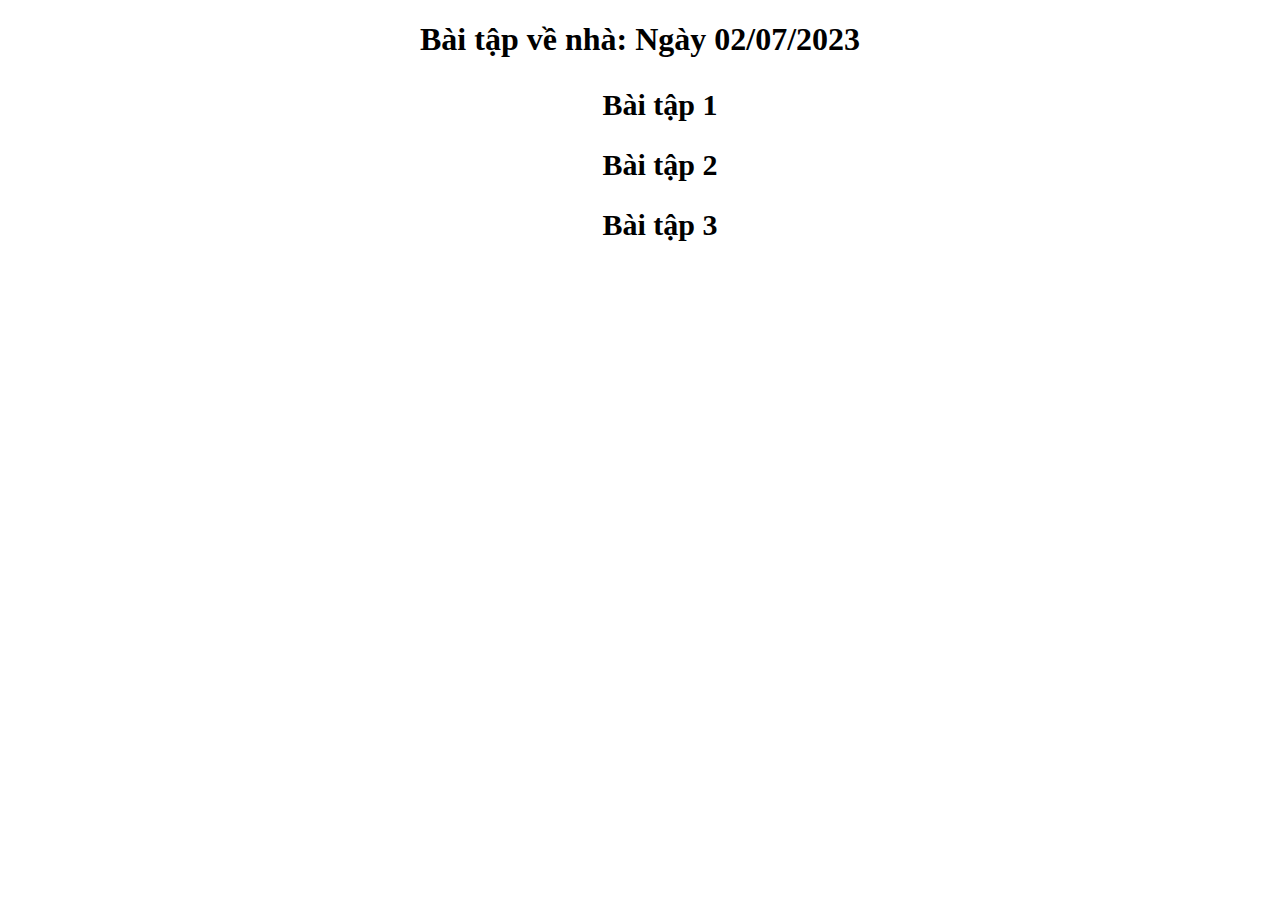
<file: index.html>
<!DOCTYPE html>
<html lang="en">
  <head>
    <meta charset="UTF-8" />
    <meta name="viewport" content="width=device-width, initial-scale=1.0" />
    <title>Bài tập 28/06/2023</title>
  </head>
  <body>
    <main>
        <h1>Bài tập về nhà: Ngày 02/07/2023</h1>
        <ul>
            <li><a href="./Bai1/index.html">Bài tập 1</a></li>
            <li><a href="./Bai2/index.html">Bài tập 2</a></li>
            <li><a href="./Bai3/index.html">Bài tập 3</a></li>
          </ul>
        </body>
    </main>
  <style>
    main{
        text-align: center;
    }
    ul {
        list-style: none;
    }
    li{
        display: block;
        margin: 10px auto;
        width: 500px;
        height: 50px;
        line-height: 50px;
    }
    li > a:hover{
        color: rgb(248, 147, 80);
    }
    li > a{
        height: 30px;
        text-decoration: none;
        color: black;
        font-size: 30px;
        font-weight: 600;
    }
  </style>
</html>
</file>
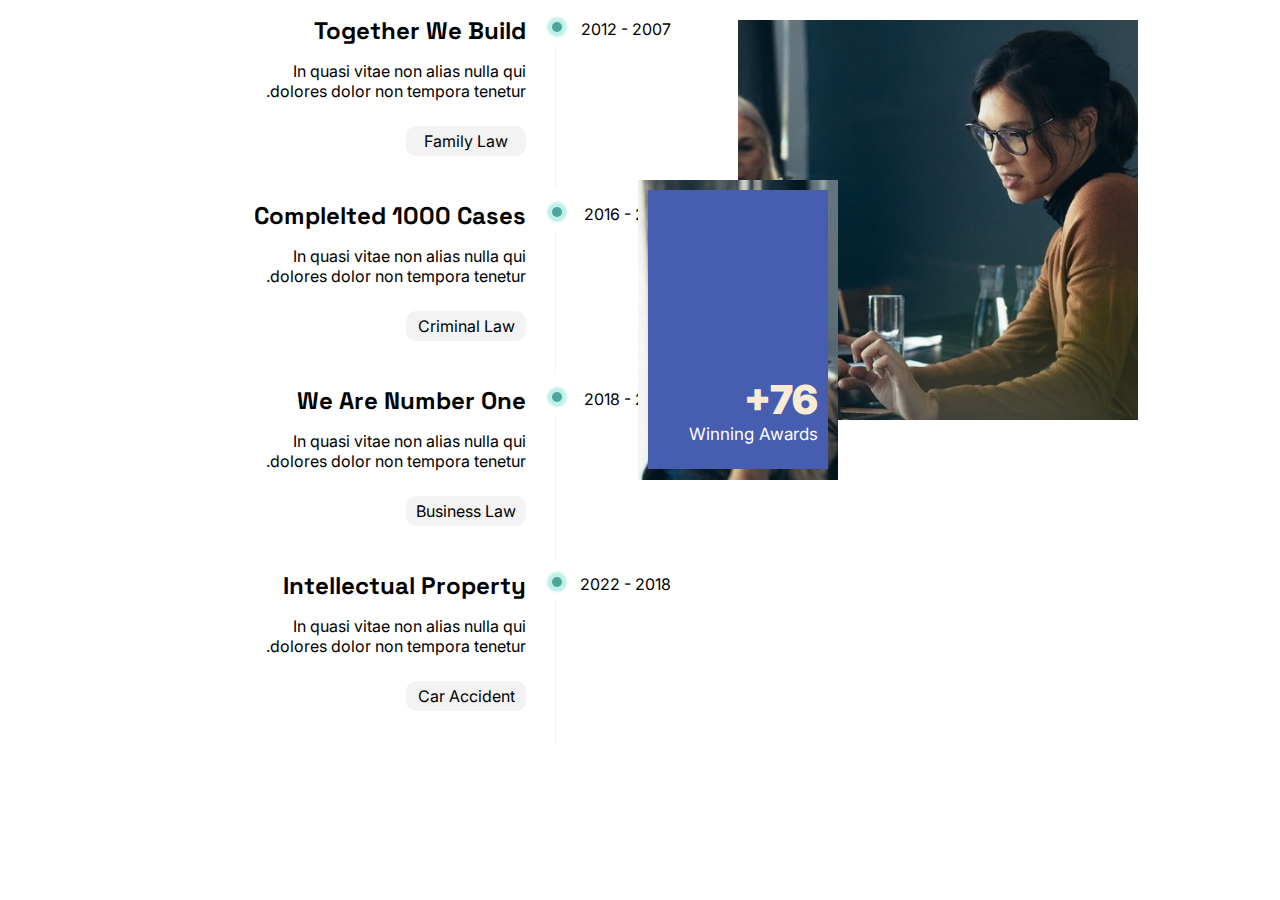
<file: Bai1/index.html>
<!DOCTYPE html>
<html lang="en">
  <head>
    <meta charset="UTF-8" />
    <meta name="viewport" content="width=device-width, initial-scale=1.0" />
    <link rel="stylesheet" href="./css/style.css" />
    <title>Bai 1</title>
  </head>
  <body>
    <main>
      <section class="lists-item">
        <div class="product-item">
          <h2>Together We Build</h2>
          <div class="content-item">
            <p>In quasi vitae non alias nulla qui</p>
            <p>.dolores dolor non tempora tenetur</p>
            <a href="#">Family Law</a>
          </div>
        </div>
        <div class="product-item">
          <h2>Complelted 1000 Cases</h2>
          <div class="content-item">
            <p>In quasi vitae non alias nulla qui</p>
            <p>.dolores dolor non tempora tenetur</p>
            <a href="#">Criminal Law</a>
          </div>
        </div>
        <div class="product-item">
          <h2>We Are Number One</h2>
          <div class="content-item">
            <p>In quasi vitae non alias nulla qui</p>
            <p>.dolores dolor non tempora tenetur</p>
            <a href="#">Business Law</a>
          </div>
        </div>
        <div class="product-item">
          <h2>Intellectual Property</h2>
          <div class="content-item">
            <p>In quasi vitae non alias nulla qui</p>
            <p>.dolores dolor non tempora tenetur</p>
            <a href="#">Car Accident</a>
          </div>
        </div>
      </section>
      <div class="photo">
        <img class="img" src="./assets/imgs/Contract.jpg" alt="" />
        <div class="child-photo">
          <div class="child-container">
            <div class="child-content">
              <span class="number">+76</span>
              <span class="awards">Winning Awards</span>
            </div>
          </div>
        </div>
      </div>
    </main>
  </body>
</html>
</file>
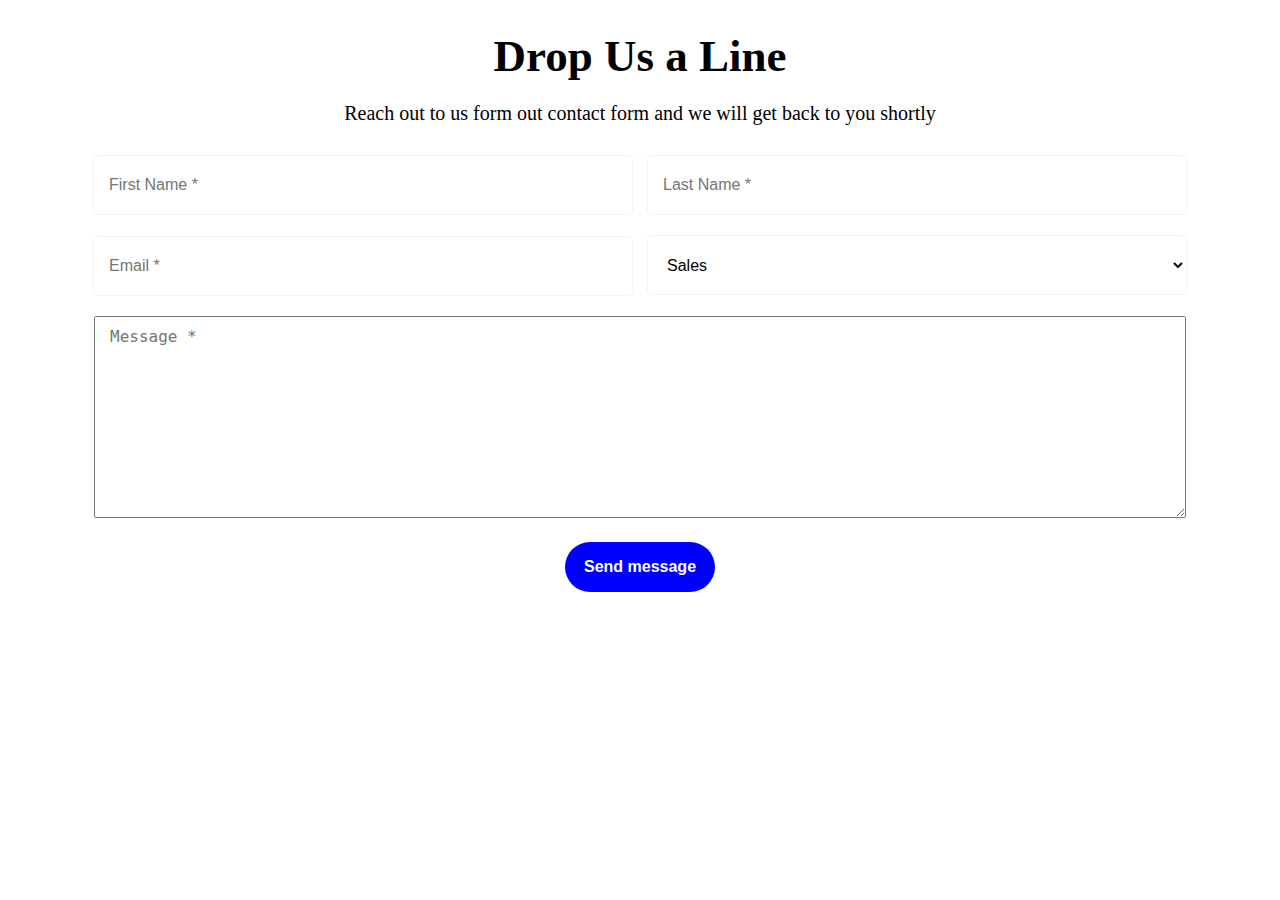
<file: Bai3/index.html>
<!DOCTYPE html>
<html lang="en">
  <head>
    <meta charset="UTF-8" />
    <meta name="viewport" content="width=device-width, initial-scale=1.0" />
    <link rel="stylesheet" href="./css/style.css" />
    <title>Bai 3</title>
  </head>
  <body>
    <main>
      <div class="container">
        <h1>Drop Us a Line</h1>
        <p>
          Reach out to us form out contact form and we will get back to you
          shortly
        </p>
        <form action="#" class="form">
          <input type="text" placeholder="First Name *" />
          <input type="text" placeholder="Last Name *" />
          <input type="email" placeholder="Email *" />
          <select name="sales" id="sales">
            <option value="0">Sales</option>
          </select>
          <textarea
            name="message"
            id="message"
            cols="30"
            rows="10"
            placeholder="Message *"
          ></textarea>
          <button>Send message</button>
        </form>
      </div>
    </main>
  </body>
</html>
</file>
<file: Bai1/css/style.css>
@import url('https://fonts.googleapis.com/css2?family=Space+Grotesk:wght@700&display=swap');
@import url('https://fonts.googleapis.com/css2?family=Inter:wght@300&display=swap');
*{
    padding: 0;
    margin: 0;
    box-sizing: border-box;
    font-family: 'Inter', sans-serif;
}
main{
    display: flex;
}
.lists-item{
    width: 40%;
    margin-left: 100px;
}
.product-item h2{
    font-family: 'Space Grotesk', sans-serif;
}
.product-item {
    position: relative;
    width: 400px;
    height: 170px;
    margin: 15px auto;
    padding-right: 30px;
    text-align: right;
}

.product-item::after{
    position: absolute;
    content: '';
    width: 10px;
    height: 10px;
    top: 7px;
    right: -6px;
    border-radius: 50%;
    background-color: #4CA798;
    box-shadow: 0px 0px 2px 5px #bff1e9;
}
.product-item:nth-child(1)::before{
    position: absolute;
    content: '2012 - 2007';
    top: 4px;
    right: -115px
}
.product-item:nth-child(2)::before{
    position: absolute;
    content: '2016 - 2012';
    top: 4px;
    right: -115px
}
.product-item:nth-child(3)::before{
    position: absolute;
    content: '2018 - 2016';
    top: 4px;
    right: -115px
}
.product-item:nth-child(4)::before{
    position: absolute;
    content: '2022 - 2018';
    top: 4px;
    right: -115px
}
.product-item a{
    background-color: #f3f3f3;
    text-decoration: none;
    color: black;
    display: inline-block;
    width: 120px;
    height: 30px;
    line-height: 30px;
    text-align: center;
    border-radius: 10px;
    margin-top: 25px;
    padding: 0px 5px;
}
.content-item{
    position: relative;
    height: calc(100% - 27px);
    padding-top: 15px;
}
.content-item::before{
    position: absolute;
    content: '';
    height: 100%;
    border-right: 1px solid #f3f3f3;
    top: 0;
    right: -30px;
}
.product-item:hover a{
    background-color: #A26F5A;
    color: white;
    font-weight: 900;
}
.photo{
    width: 45%; 
    position: relative;
}

.img{
    position: relative;
    width: 400px;
    height: 400px;
    float: right;
    top: 20px;
    margin-right: 50px;
    object-fit: cover;
}
.child-photo{
    background-image: url('../assets/imgs/Contract.jpg');
    position: absolute;
    width: 200px;
    height: 300px;
    top: 180px;
    right: 350px;
}
.child-container{
    background-color: #475DB0;
    width: 90%;
    height: 93%;
    margin: 10px auto;
}
.child-content{
    position: relative;
    display: flex;
    flex-wrap: wrap;
    width: 145px;
    right: -25px;
    top: 185px;
}
.number{
    font-size: 40px;
    font-weight: 900;
    color: antiquewhite;
    display: flex;
    justify-content: end;
    width: 100%;
}
.awards{
    font-size: 17px;
    color: white;
    display: flex;
    justify-content: end;
    width: 100%;
}
</file>
<file: Bai3/css/style.css>
*{
    padding: 0;
    margin: 0;
    box-sizing: border-box;
}
main{
    width: 1200px;
    margin: 30px auto;
    text-align: center;
}
h1{
    font-size: 45px;
    margin-bottom: 20px;
}
p{
    font-size: 20px;
    margin-bottom: 20px;
}
.form{
    width: 100%;
}
input, select{
    width: 45%;
    background-color: bisque;
    height: 60px;
    border-radius: 5px;
    font-size: 16px;
    padding-left: 15px;
    margin: 10px 5px;
    background-color: white;
    border: 1px solid #f3f3f3;
}
textarea{
    width: 91%;
    margin: 10px 5px;
    padding-left: 15px;
    padding-top: 10px;
    font-size: 16px;
}
button{
    display: block;
    margin: 10px auto;
    width: 150px;
    height: 50px;
    border-radius: 25px;
    border: none;
    background-color: blue ;
    color: white;
    font-size: 16px;
    font-weight: 600;
}
</file>
